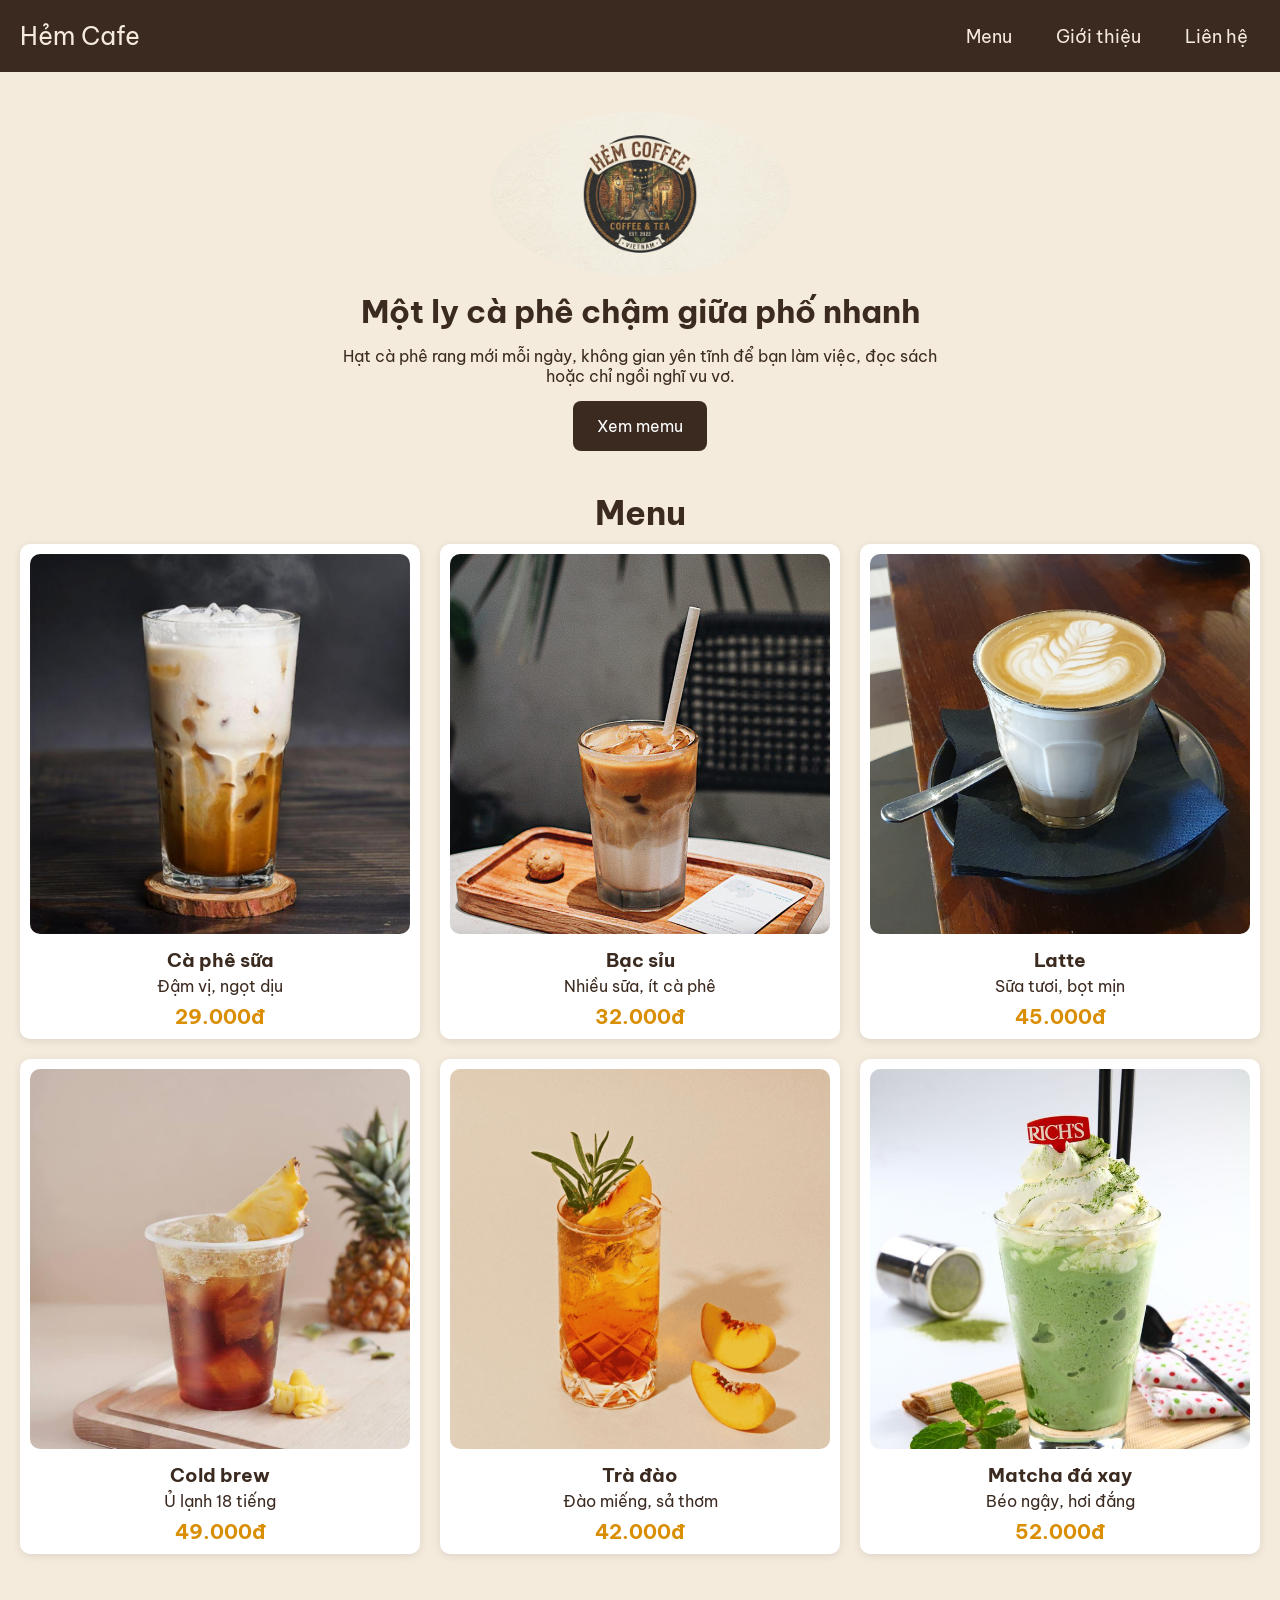
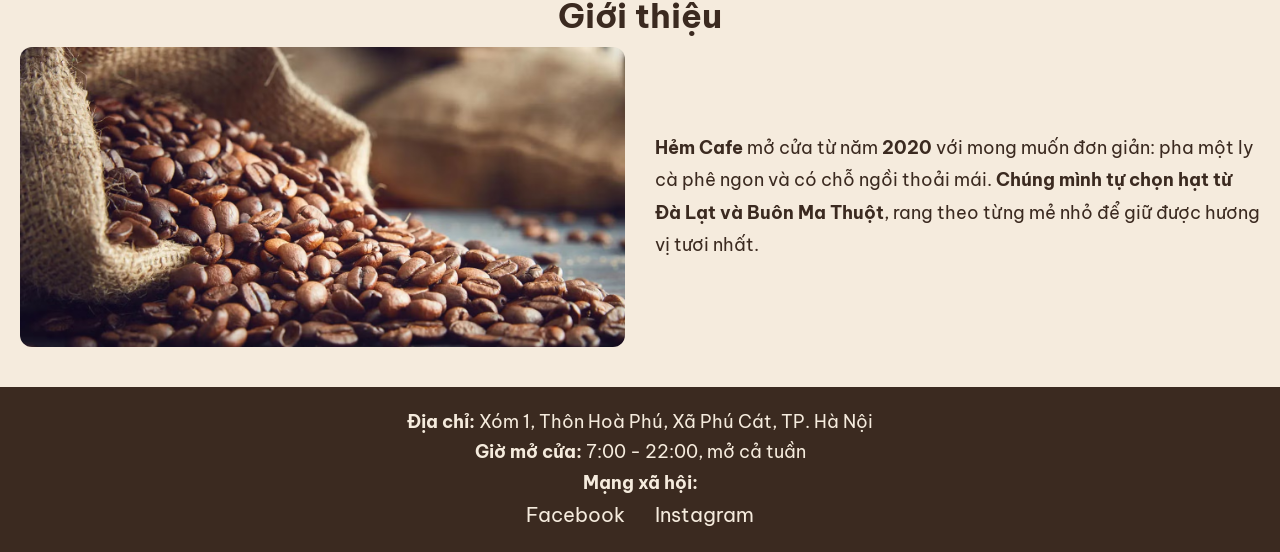
<file: cafe-landing-page/index.html>
<!doctype html>
<html lang="en">
    <head>
        <meta charset="UTF-8" />
        <meta name="viewport" content="width=device-width, initial-scale=1.0" />
        <title>Hẻm Cafe</title>
        <link rel="stylesheet" href="style.css" />
        <link rel="preconnect" href="https://fonts.googleapis.com" />
        <link rel="preconnect" href="https://fonts.gstatic.com" crossorigin />
        <link
            href="https://fonts.googleapis.com/css2?family=Be+Vietnam+Pro:ital,wght@0,100;0,200;0,300;0,400;0,500;0,600;0,700;0,800;0,900;1,100;1,200;1,300;1,400;1,500;1,600;1,700;1,800;1,900&family=Google+Sans:ital,opsz,wght@0,17..18,400..700;1,17..18,400..700&display=swap"
            rel="stylesheet"
        />
    </head>
    <body>
        <nav>
            <a href="">Hẻm Cafe</a>
            <ul>
                <li><a href="#menu">Menu</a></li>
                <li><a href="#about">Giới thiệu</a></li>
                <li><a href="#contact">Liên hệ</a></li>
            </ul>
        </nav>

        <header class="hero">
            <img src="./img/logo.jpg" alt="" />
            <h1>Một ly cà phê chậm giữa phố nhanh</h1>
            <p>
                Hạt cà phê rang mới mỗi ngày, không gian yên tĩnh để bạn làm
                việc, đọc sách hoặc chỉ ngồi nghĩ vu vơ.
            </p>
            <a href="#menu" class="btn">Xem memu</a>
        </header>

        <main>
            <section id="menu">
                <h2>Menu</h2>
                <div class="menu-grid">
                    <!-- Cà phê sữa -->
                    <article class="card">
                        <img src="./img/ca-phe-sua.jpg" alt="Cà phê sữa" />
                        <h3>Cà phê sữa</h3>
                        <p>Đậm vị, ngọt dịu</p>
                        <span class="price">29.000đ</span>
                    </article>

                    <!-- Bạc sỉu -->
                    <article class="card">
                        <img src="./img/bac-siu.jpg" alt="Bạc sỉu" />
                        <h3>Bạc sỉu</h3>
                        <p>Nhiều sữa, ít cà phê</p>
                        <span class="price">32.000đ</span>
                    </article>

                    <!-- Latte -->
                    <article class="card">
                        <img src="./img/latte.jpg" alt="Latte" />
                        <h3>Latte</h3>
                        <p>Sữa tươi, bọt mịn</p>
                        <span class="price">45.000đ</span>
                    </article>

                    <!-- Cold brew -->
                    <article class="card">
                        <img src="./img/cold-brew.jpg" alt="Cold brew" />
                        <h3>Cold brew</h3>
                        <p>Ủ lạnh 18 tiếng</p>
                        <span class="price">49.000đ</span>
                    </article>

                    <!-- Trà đào -->
                    <article class="card">
                        <img src="./img/tra-dao.jpg" alt="Trà đào" />
                        <h3>Trà đào</h3>
                        <p>Đào miếng, sả thơm</p>
                        <span class="price">42.000đ</span>
                    </article>

                    <!-- Matcha đá xay -->
                    <article class="card">
                        <img
                            src="./img/mat-cha-daxay.jpg"
                            alt="Matcha đá xay"
                        />
                        <h3>Matcha đá xay</h3>
                        <p>Béo ngậy, hơi đắng</p>
                        <span class="price">52.000đ</span>
                    </article>
                </div>
            </section>

            <section id="about">
                <h2>Giới thiệu</h2>
                <div class="about-content">
                    <img src="./img/coffee-beans.jpg" alt="Giới thiệu" />
                    <p>
                        <strong>Hẻm Cafe</strong> mở cửa từ năm
                        <strong>2020 </strong> với mong muốn đơn giản: pha một
                        ly cà phê ngon và có chỗ ngồi thoải mái.
                        <strong
                            >Chúng mình tự chọn hạt từ Đà Lạt và Buôn Ma
                            Thuột</strong
                        >, rang theo từng mẻ nhỏ để giữ được hương vị tươi nhất.
                    </p>
                </div>
            </section>
        </main>

        <footer id="contact">
            <p>
                <strong>Địa chỉ:</strong> Xóm 1, Thôn Hoà Phú, Xã Phú Cát, TP.
                Hà Nội
            </p>
            <p><strong>Giờ mở cửa: </strong>7:00 - 22:00, mở cả tuần</p>
            <p>
                <strong>Mạng xã hội: </strong>
            </p>
            <ul>
                <li><a href="#">Facebook</a></li>
                <li><a href="#">Instagram</a></li>
            </ul>
        </footer>
    </body>
</html>
</file>
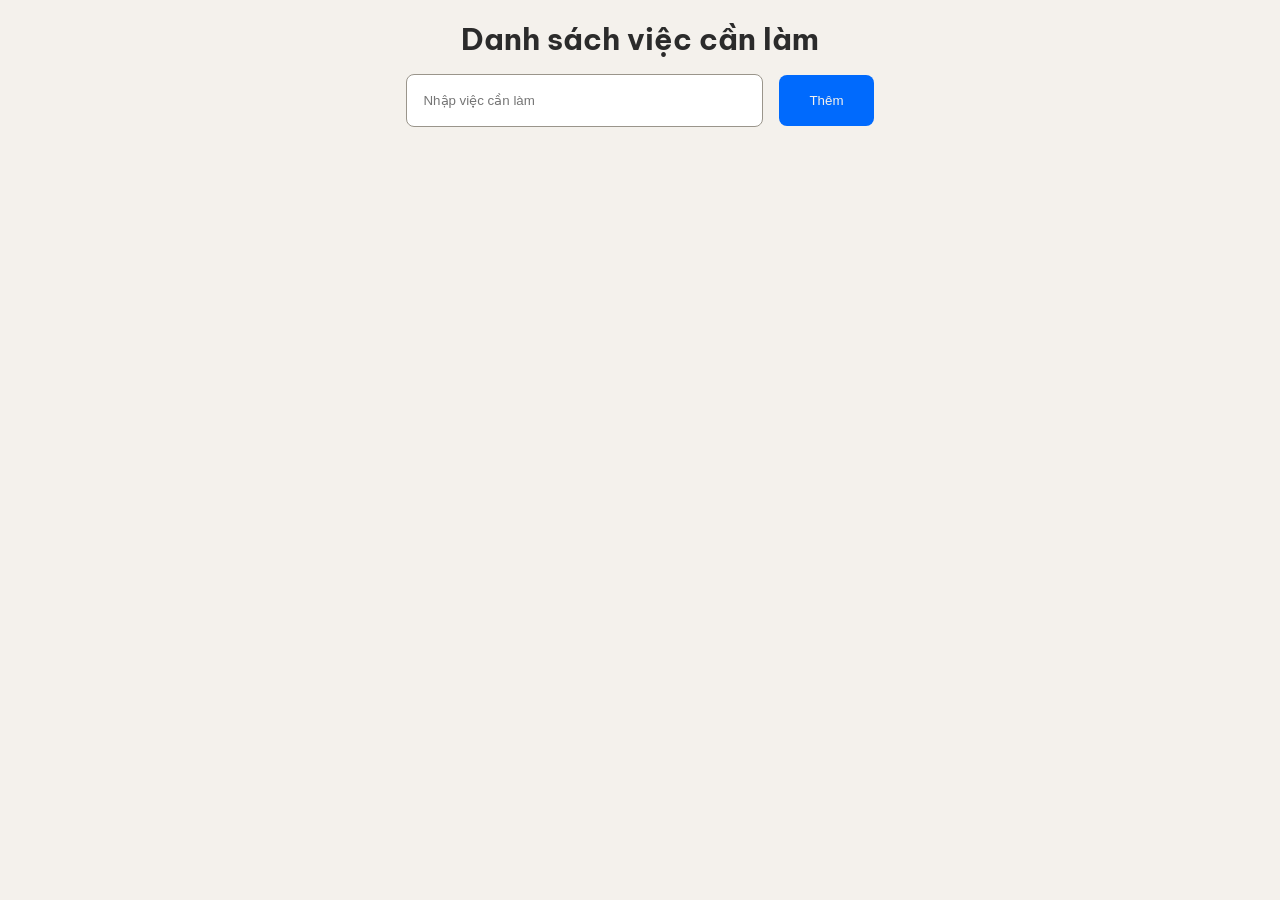
<file: todo-list/index.html>
<!doctype html>
<html lang="vi">
    <head>
        <meta charset="UTF-8" />
        <meta name="viewport" content="width=device-width, initial-scale=1.0" />
        <title>Document</title>
        <link rel="stylesheet" href="./style.css" />
        <link rel="preconnect" href="https://fonts.googleapis.com" />
        <link rel="preconnect" href="https://fonts.gstatic.com" crossorigin />
        <link
            href="https://fonts.googleapis.com/css2?family=Be+Vietnam+Pro:ital,wght@0,100;0,200;0,300;0,400;0,500;0,600;0,700;0,800;0,900;1,100;1,200;1,300;1,400;1,500;1,600;1,700;1,800;1,900&family=Google+Sans:ital,opsz,wght@0,17..18,400..700;1,17..18,400..700&display=swap"
            rel="stylesheet"
        />
    </head>
    <body>
        <h1>Danh sách việc cần làm</h1>

        <div class="input-row">
            <input
                type="text"
                id="task-input"
                placeholder="Nhập việc cần làm"
            />
            <button id="add-btn">Thêm</button>
        </div>
        <ul id="task-list">
            <!-- <li class="task-text">
                học<button class="btn-done">Hoàn thành</button
                ><button class="btn-remove">Xoá</button>
            </li> -->
        </ul>

        <!-- js -->
        <script src="./main.js"></script>
    </body>
</html>
</file>
<file: cafe-landing-page/style.css>
* {
    margin: 0;
    padding: 0;
    box-sizing: border-box;
}

html {
    scroll-behavior: smooth;
}

body {
    font-family: "Be Vietnam Pro", sans-serif;
    background-color: #f5ebdd;
    color: #3b2a20;
}

nav {
    padding: 20px;
    background-color: #3b2a20;
    display: flex;
    justify-content: space-between;
    align-items: center;
}

nav > a {
    text-decoration: none;
    font-size: 25px;
    color: #f5ebdd;
}

nav ul {
    display: flex;
    gap: 20px;
    list-style: none;
}

nav ul a {
    color: #f5ebdd;
    text-decoration: none;
    font-size: 18px;
    padding: 12px 12px;
    border-radius: 0.5rem;
}

nav ul a:hover {
    background-color: #d98e04;
}

.hero {
    padding: 40px 20px;
    display: flex;
    flex-direction: column;
    justify-content: center;
    align-items: center;
    gap: 15px;
    text-align: center;
}

.hero img {
    width: 300px;
    border-radius: 50%;
}

.hero p {
    max-width: 600px;
}

.btn {
    display: inline-block;
    text-decoration: none;
    color: white;
    background-color: #3b2a20;
    padding: 15px 24px;
    border-radius: 0.5rem;
    transition: background-color 0.2s;
}

.btn:hover {
    background-color: #d98e04;
}

#menu {
    padding: 0px 20px;
    display: flex;
    flex-direction: column;
    gap: 10px;
}

#menu > h2 {
    text-align: center;
    font-size: 34px;
}

.menu-grid {
    display: grid;
    grid-template-columns: repeat(3, 1fr);
    gap: 20px;
}

.card {
    padding: 10px;
    background-color: white;
    border-radius: 10px;
    text-align: center;
    box-shadow: 0 2px 8px rgba(0, 0, 0, 0.1);
    transition:
        transform 0.2s,
        box-shadow 0.2s;
}

.card:hover {
    transform: translateY(-6px);
    box-shadow: 0 8px 20px rgba(0, 0, 0, 0.15);
}
.card img {
    width: 100%;
    aspect-ratio: 1 / 1;
    object-fit: cover;
    border-radius: 10px;
}

.card h3 {
    margin-top: 10px;
}

.card p {
    margin: 4px 0 8px;
}
.price {
    font-size: 20px;
    color: #d98e04;
    font-weight: bolder;
}

#about {
    padding: 40px 20px;
}

#about h2 {
    text-align: center;
    font-size: 34px;
    margin-bottom: 10px;
}
.about-content {
    display: flex;
    align-items: center;
    gap: 30px;
}

.about-content img {
    min-width: 0;
    height: 300px;
    object-fit: cover;
    flex: 1;
    border-radius: 12px;
}

.about-content p {
    flex: 1;
    font-size: 18px;
    line-height: 1.8;
}

footer {
    padding: 20px 20px;
    background-color: #3b2a20;
    color: #f5ebdd;
    line-height: 1.7;
    text-align: center;
}
footer p {
    font-size: 18px;
}

footer ul {
    display: flex;
    justify-content: center;
    gap: 30px;
    list-style: none;
}

footer ul li a {
    font-size: 20px;
    text-decoration: none;
    color: #f5ebdd;
    transition: color 0.3s;
}

footer ul li a:hover {
    color: #d98e04;
}

@media (max-width: 900px) {
    .menu-grid {
        grid-template-columns: repeat(2, 1fr);
    }
}

@media (max-width: 600px) {
    .menu-grid {
        grid-template-columns: 1fr;
    }
    .about-content {
        flex-direction: column;
    }

    .about-content img {
        flex: none;
        width: 100%;
        height: 220px;
    }
    footer ul {
        flex-direction: column;
        gap: 2px;
    }
}
</file>
<file: todo-list/style.css>
* {
    margin: 0;
    padding: 0;
    box-sizing: border-box;
}

body {
    font-family: "Be Vietnam Pro", sans-serif;
    max-width: 500px;
    margin: 0 auto;
    padding: 20px;
    background-color: var(--bg);
    color: var(--text);
}

:root {
    --bg: #f4f1ec;
    --text: #2b2b2b;
    --btn-add: #006afd;
    --btn-remove: #fdeaea;
    --done: #9a958b;
}

/* .done {
    text-decoration: line-through;
    color: var(--done);
} */

li.done .task-text {
    text-decoration: line-through;
    color: var(--done);
}

h1 {
    text-align: center;
    font-size: 30px;
}

.input-row {
    display: flex;
    justify-content: center;
    align-items: center;
    gap: 1rem;
    margin-top: 1rem;
}

#task-input {
    text-align: left;
    padding: 18px 170px 18px 16px;
    border: 0.5px solid var(--done);
    border-radius: 0.5rem;
}

.input-row button {
    padding: 18px 30px;
    border: none;
    border-radius: 0.5rem;
    background-color: var(--btn-add);
    color: var(--bg);
    cursor: pointer;
}
ul {
    margin-top: 1rem;
    list-style: none;
}

li {
    display: flex;
    align-items: center;
    gap: 8px;
    padding: 15px 14px;
    background-color: white;
    border: 0.5px solid var(--done);
    border-radius: 0.5rem;
    margin-bottom: 10px;
}

.task-text {
    min-width: o;
    overflow-wrap: anywhere;
}

.btn-done,
.btn-remove {
    flex-shrink: 0;
    white-space: nowrap;
    cursor: pointer;
    padding: 12px 15px;
    background-color: #fff;
    border: 1px solid var(--done);
    border-radius: 0.5rem;
}

.btn-done {
    margin-left: auto;
}
.btn-remove {
    background-color: var(--btn-remove);
    color: rgb(208, 55, 55);
    margin-left: 0;
}

li.done.task-text {
    text-decoration: line-through;
}
</file>
